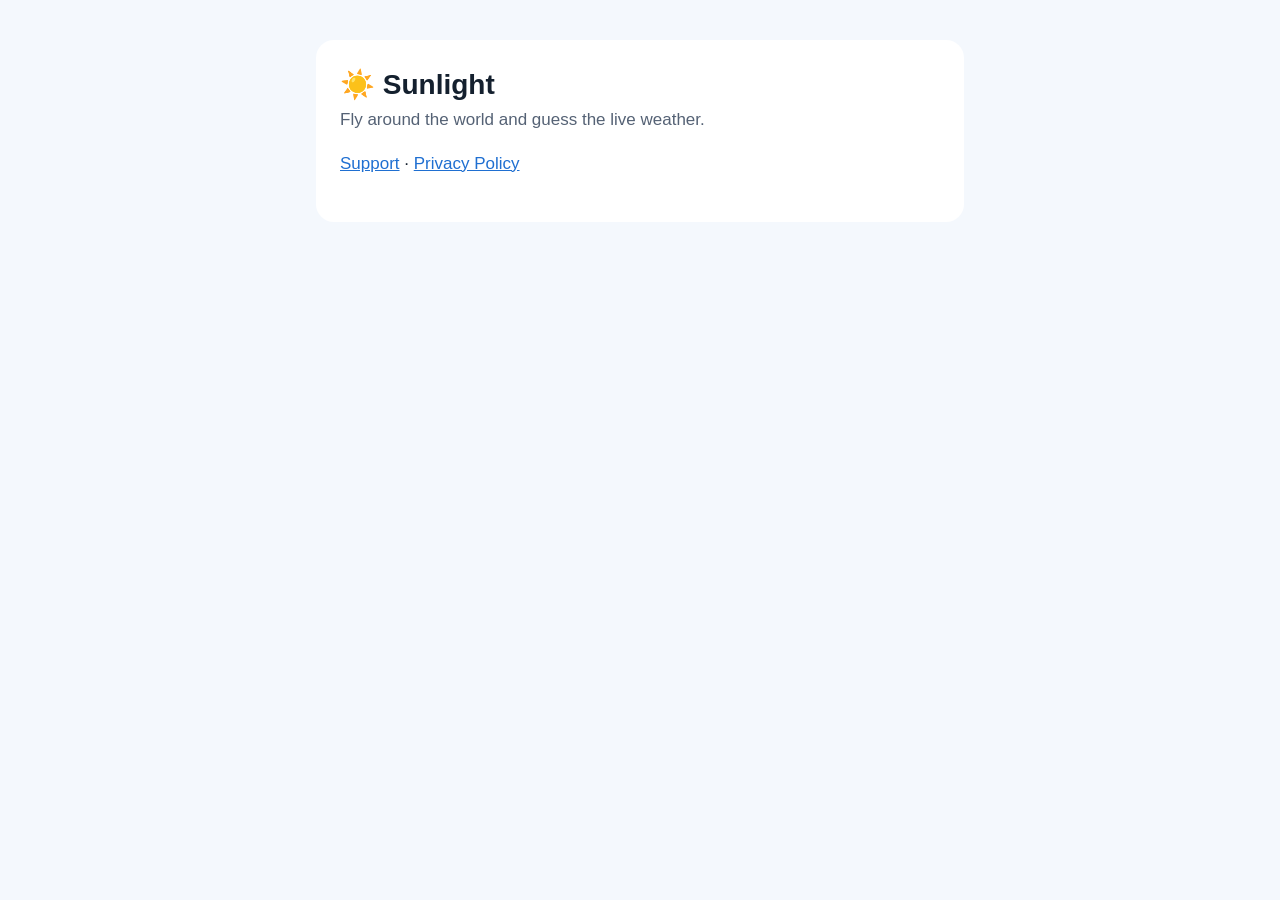
<file: index.html>
<!doctype html>
<html lang="en">
<head>
<meta charset="utf-8"><meta name="viewport" content="width=device-width, initial-scale=1">
<title>Sunlight</title>
<link rel="stylesheet" href="style.css">
</head>
<body><main><div class="card">
<h1>☀️ Sunlight</h1>
<p class="sub">Fly around the world and guess the live weather.</p>
<p><a href="support.html">Support</a> · <a href="privacy.html">Privacy Policy</a></p>
</div></main></body>
</html>
</file>
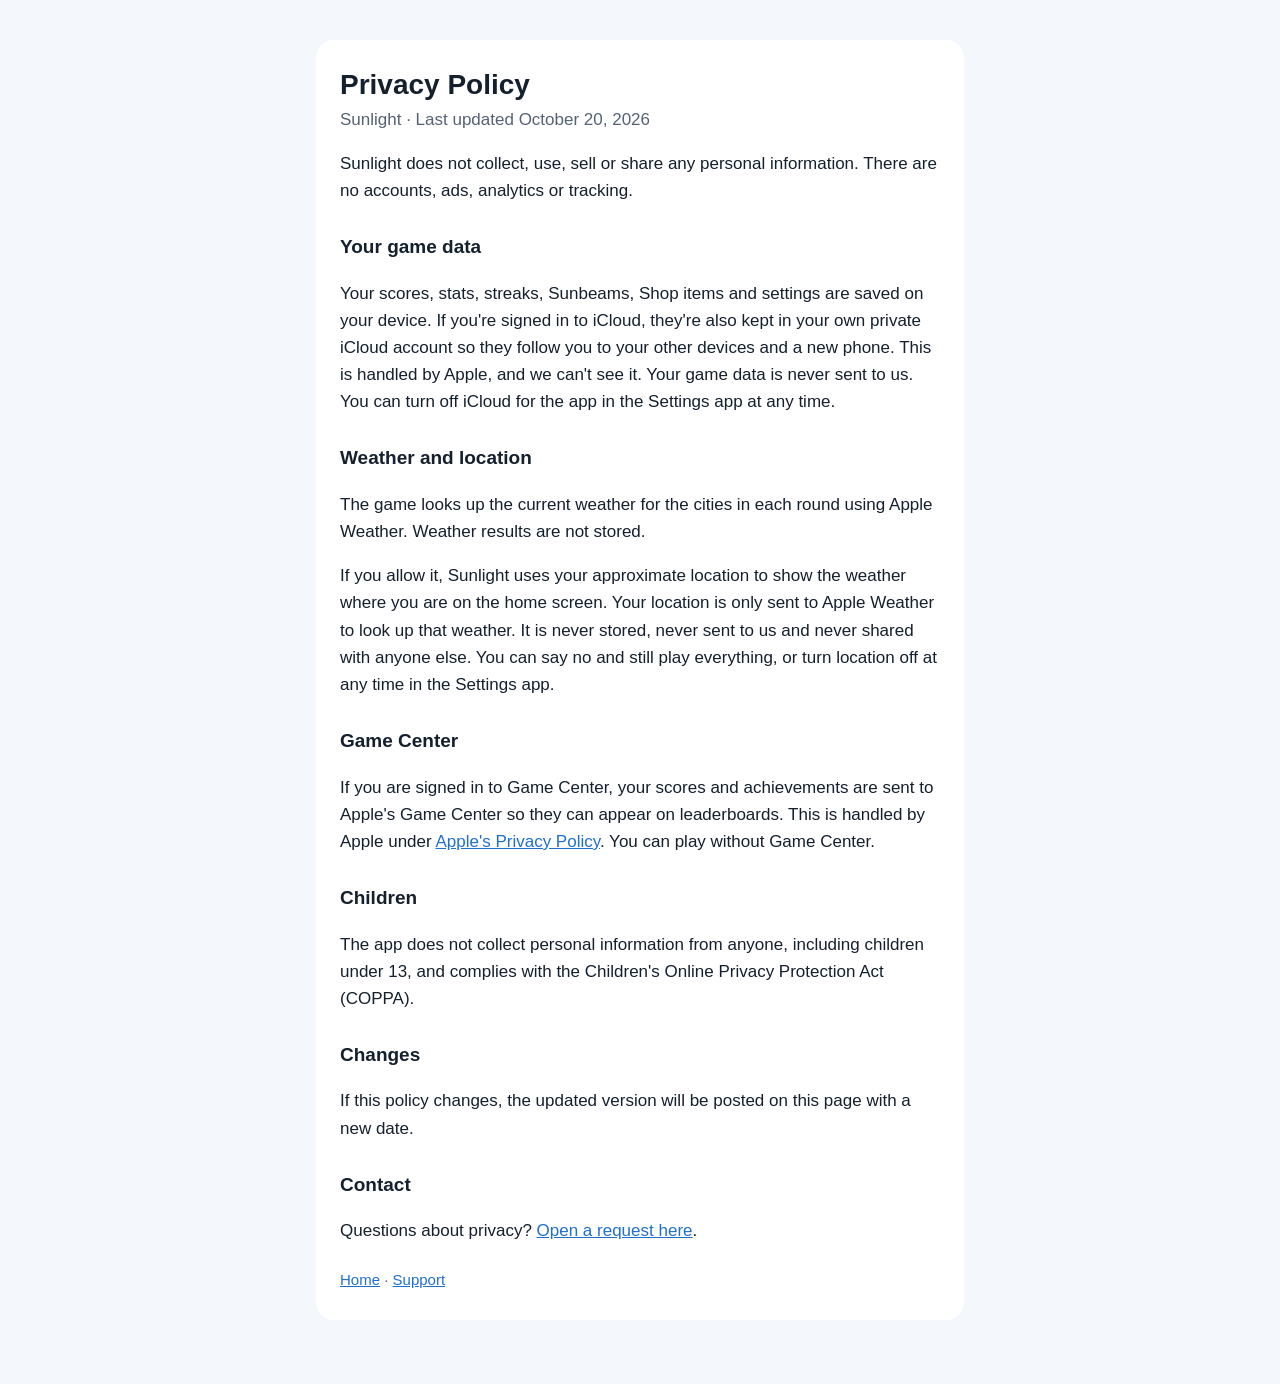
<file: privacy.html>
<!doctype html>
<html lang="en">
<head>
<meta charset="utf-8"><meta name="viewport" content="width=device-width, initial-scale=1">
<title>Privacy Policy</title>
<link rel="stylesheet" href="style.css">
</head>
<body><main><div class="card">
<h1>Privacy Policy</h1>
<p class="sub">Sunlight · Last updated October 20, 2026</p>

<p>Sunlight does not collect, use, sell or share any personal information. There are no accounts, ads, analytics or tracking.</p>

<h2>Your game data</h2>
<p>Your scores, stats, streaks, Sunbeams, Shop items and settings are saved on your device. If you're signed in to iCloud, they're also kept in your own private iCloud account so they follow you to your other devices and a new phone. This is handled by Apple, and we can't see it. Your game data is never sent to us. You can turn off iCloud for the app in the Settings app at any time.</p>

<h2>Weather and location</h2>
<p>The game looks up the current weather for the cities in each round using Apple Weather. Weather results are not stored.</p>
<p>If you allow it, Sunlight uses your approximate location to show the weather where you are on the home screen. Your location is only sent to Apple Weather to look up that weather. It is never stored, never sent to us and never shared with anyone else. You can say no and still play everything, or turn location off at any time in the Settings app.</p>

<h2>Game Center</h2>
<p>If you are signed in to Game Center, your scores and achievements are sent to Apple's Game Center so they can appear on leaderboards. This is handled by Apple under <a href="https://www.apple.com/legal/privacy/">Apple's Privacy Policy</a>. You can play without Game Center.</p>

<h2>Children</h2>
<p>The app does not collect personal information from anyone, including children under 13, and complies with the Children's Online Privacy Protection Act (COPPA).</p>

<h2>Changes</h2>
<p>If this policy changes, the updated version will be posted on this page with a new date.</p>

<h2>Contact</h2>
<p>Questions about privacy? <a href="https://github.com/ChrisSW921/WeatherMan-Support/issues/new">Open a request here</a>.</p>

<nav><a href="index.html">Home</a> · <a href="support.html">Support</a></nav>
</div></main></body>
</html>
</file>
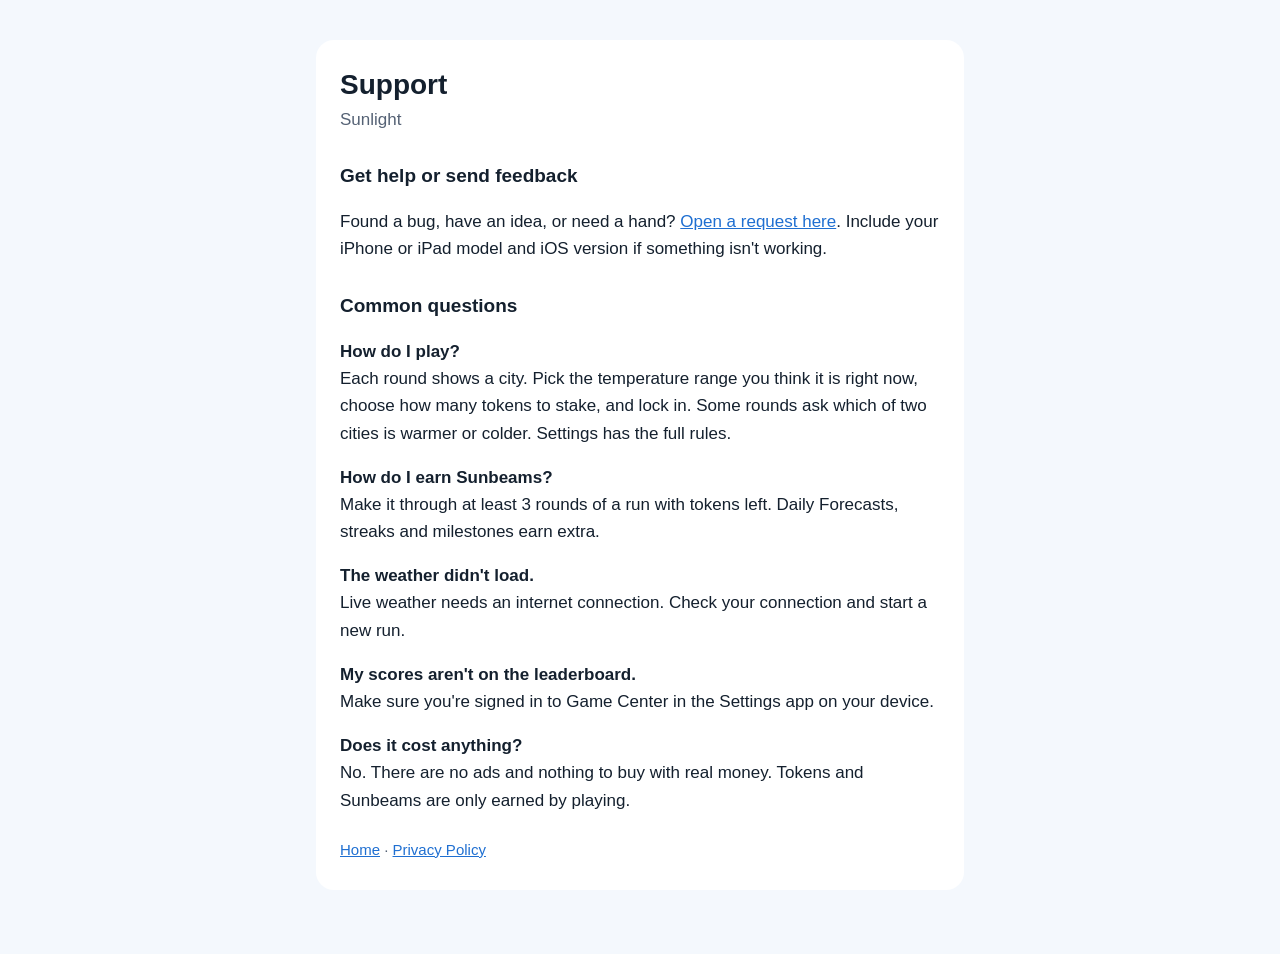
<file: support.html>
<!doctype html>
<html lang="en">
<head>
<meta charset="utf-8"><meta name="viewport" content="width=device-width, initial-scale=1">
<title>Support</title>
<link rel="stylesheet" href="style.css">
</head>
<body><main><div class="card">
<h1>Support</h1>
<p class="sub">Sunlight</p>

<h2>Get help or send feedback</h2>
<p>Found a bug, have an idea, or need a hand? <a href="https://github.com/ChrisSW921/WeatherMan-Support/issues/new">Open a request here</a>. Include your iPhone or iPad model and iOS version if something isn't working.</p>

<h2>Common questions</h2>
<p><strong>How do I play?</strong><br>Each round shows a city. Pick the temperature range you think it is right now, choose how many tokens to stake, and lock in. Some rounds ask which of two cities is warmer or colder. Settings has the full rules.</p>
<p><strong>How do I earn Sunbeams?</strong><br>Make it through at least 3 rounds of a run with tokens left. Daily Forecasts, streaks and milestones earn extra.</p>
<p><strong>The weather didn't load.</strong><br>Live weather needs an internet connection. Check your connection and start a new run.</p>
<p><strong>My scores aren't on the leaderboard.</strong><br>Make sure you're signed in to Game Center in the Settings app on your device.</p>
<p><strong>Does it cost anything?</strong><br>No. There are no ads and nothing to buy with real money. Tokens and Sunbeams are only earned by playing.</p>

<nav><a href="index.html">Home</a> · <a href="privacy.html">Privacy Policy</a></nav>
</div></main></body>
</html>
</file>
<file: style.css>
:root { --bg: #f4f8fd; --text: #14202e; --muted: #556275; --card: #ffffff; --accent: #1f6fd1; }
@media (prefers-color-scheme: dark) { :root { --bg: #0d1520; --text: #e8eef6; --muted: #9aa7b8; --card: #16212f; --accent: #6aa8ff; } }
* { box-sizing: border-box; }
body { margin: 0; background: var(--bg); color: var(--text); font: 17px/1.6 -apple-system, BlinkMacSystemFont, "Segoe UI", sans-serif; }
main { max-width: 680px; margin: 0 auto; padding: 40px 16px 64px; }
.card { background: var(--card); border-radius: 18px; padding: 28px 24px; }
h1 { font-size: 28px; line-height: 1.2; margin: 0 0 4px; }
h2 { font-size: 19px; margin: 28px 0 6px; }
.sub { color: var(--muted); margin: 0 0 8px; }
a { color: var(--accent); }
nav { margin-top: 24px; color: var(--muted); font-size: 15px; }
</file>
